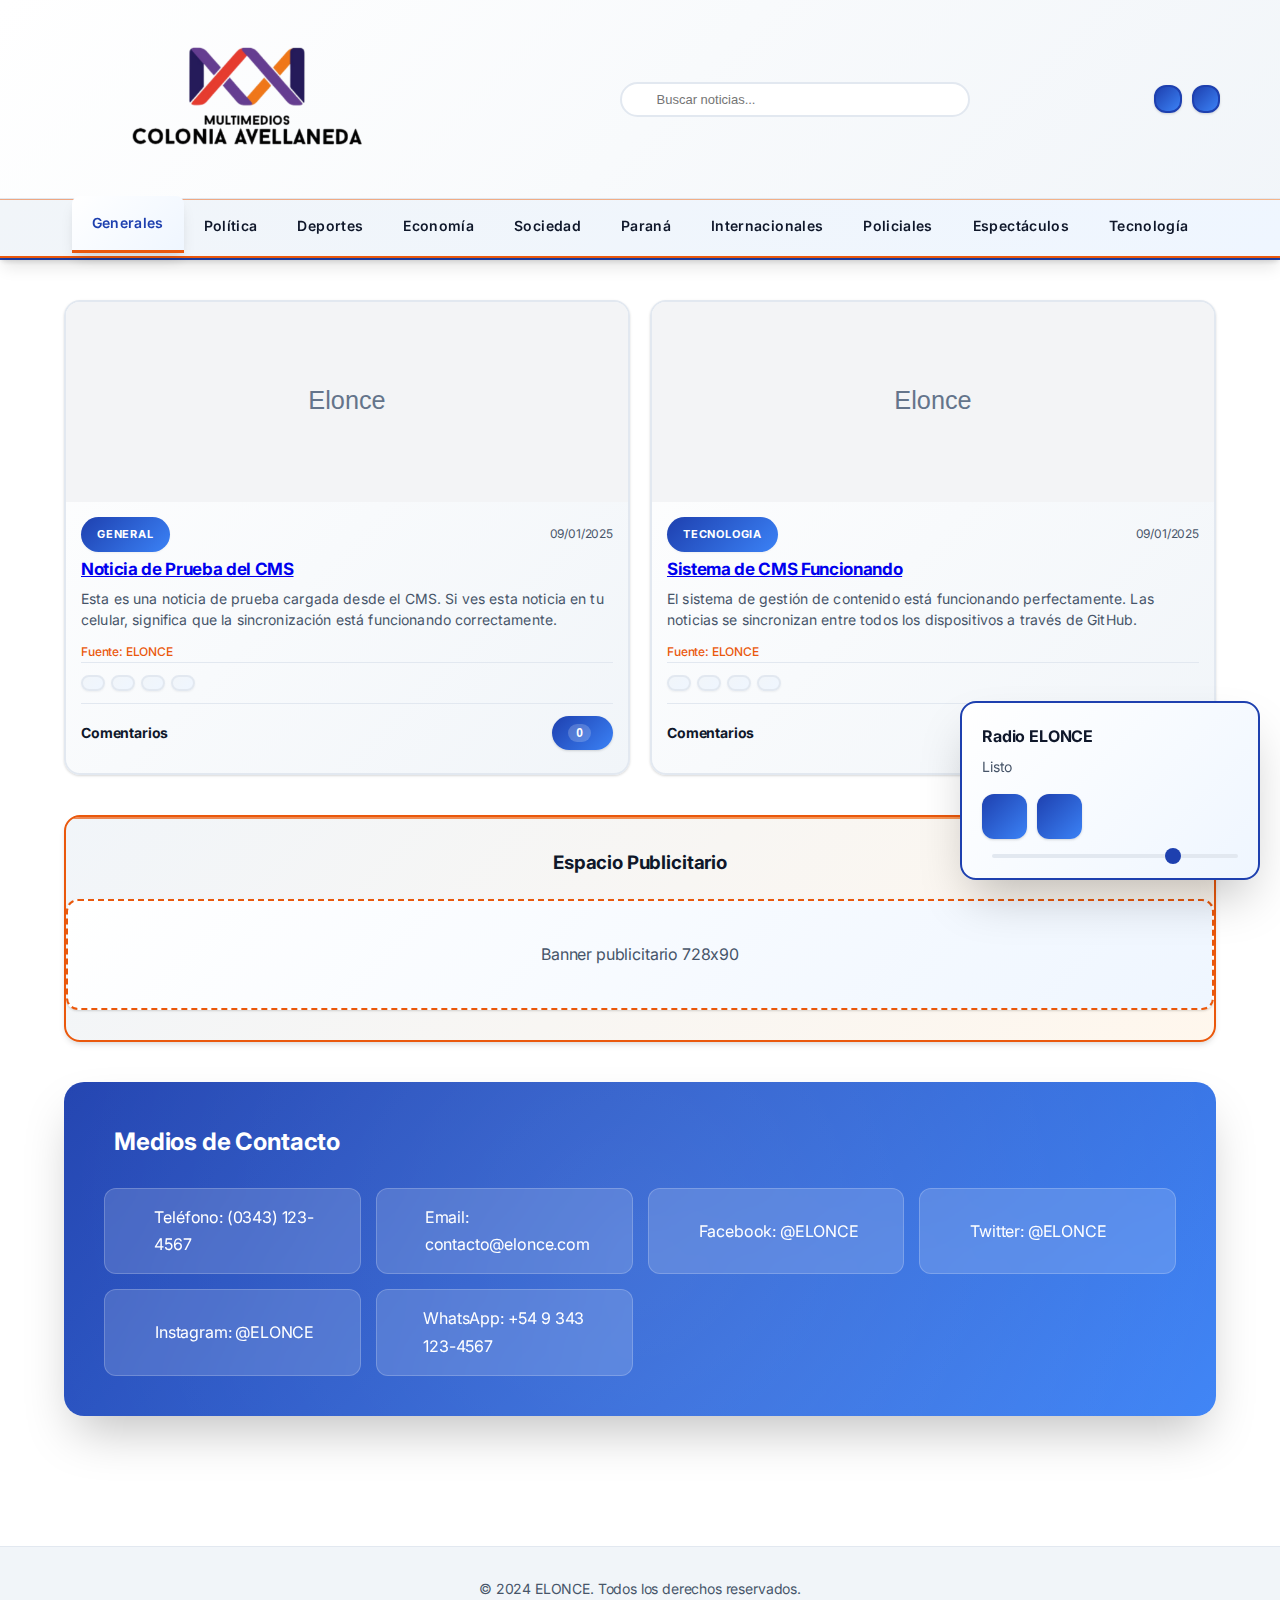
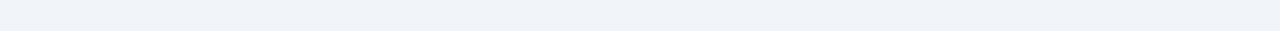
<file: index.html>
<!DOCTYPE html>
<html lang="es">
<head>
    <meta charset="UTF-8">
    <meta name="viewport" content="width=device-width, initial-scale=1.0">
    <title>Portal de Noticias Profesional | ELONCE</title>
    <meta name="description" content="Portal profesional de noticias en tiempo real con radio en vivo. Información actualizada, categorías especializadas y contenido de calidad.">
    <meta name="keywords" content="noticias, radio, en vivo, actualidad, información, portal, profesional, categorías, deportes, política, economía">
    <meta name="author" content="Portal de Noticias Profesional">
    <meta name="robots" content="index, follow">
    <meta name="language" content="Spanish">
    <meta name="revisit-after" content="1 days">
    
    <!-- Open Graph / Facebook -->
    <meta property="og:type" content="website">
    <meta property="og:url" content="https://tu-sitio.com/">
    <meta property="og:title" content="Portal de Noticias Profesional">
    <meta property="og:description" content="Portal profesional de noticias en tiempo real con radio en vivo">
    <meta property="og:image" content="https://tu-sitio.com/og-image.jpg">
    
    <!-- Twitter -->
    <meta property="twitter:card" content="summary_large_image">
    <meta property="twitter:url" content="https://tu-sitio.com/">
    <meta property="twitter:title" content="Portal de Noticias Profesional">
    <meta property="twitter:description" content="Portal profesional de noticias en tiempo real con radio en vivo">
    <meta property="twitter:image" content="https://tu-sitio.com/og-image.jpg">
    
    <!-- Favicon -->
    <link rel="icon" type="image/png" sizes="32x32" href="icons/icon-32x32.png">
    <link rel="icon" type="image/png" sizes="16x16" href="icons/icon-16x16.png">
    
    <!-- Font Awesome -->
    <link rel="stylesheet" href="https://cdnjs.cloudflare.com/ajax/libs/font-awesome/6.4.0/css/all.min.css" integrity="sha512-iecdLmaskl7CVkqkXNQ/ZH/XLlvWZOJyj7Yy7tcenmpD1ypASozpmT/E0iPtmFIB46ZmdtAc9eNBvH0H/ZpiBw==" crossorigin="anonymous" referrerpolicy="no-referrer">
    
    <!-- Google Fonts -->
    <link href="https://fonts.googleapis.com/css2?family=Inter:wght@300;400;500;600;700;800&display=swap" rel="stylesheet">
    
    <!-- Styles -->
    <link rel="stylesheet" href="styles.css">
    
    <!-- PWA Manifest -->
    <link rel="manifest" href="manifest.json">
    <meta name="theme-color" content="#1e40af">
    <meta name="apple-mobile-web-app-capable" content="yes">
    <meta name="apple-mobile-web-app-status-bar-style" content="default">
    <meta name="apple-mobile-web-app-title" content="ELONCE Profesional">
</head>
<body>
    <!-- Header -->
    <header class="header">
        <div class="header-top">
            <div class="header-top-content">
                <div class="logo">
                    <img src="logo.png" alt="ELONCE" style="max-height: 200px; width: auto; max-width: 800px;">
                </div>
                <div class="header-search">
                    <div class="search-container">
                        <i class="fas fa-search search-icon"></i>
                        <input type="text" id="searchInput" class="search-input" placeholder="Buscar noticias...">
                        <button class="search-clear" id="searchClear" style="display: none;">
                            <i class="fas fa-times"></i>
                        </button>
                    </div>
                </div>
                <div class="header-actions">
                    <button class="theme-toggle" id="themeToggle" title="Cambiar tema">
                        <i class="fas fa-moon"></i>
                    </button>
                    <button class="refresh-btn" id="refreshBtn" title="Actualizar noticias">
                        <i class="fas fa-sync-alt"></i>
                    </button>
                </div>
            </div>
        </div>
        
        <nav class="navigation">
            <div class="nav-container">
                <ul class="nav-menu">
                    <li><a href="#" class="nav-link active" data-category="general">Generales</a></li>
                    <li><a href="#" class="nav-link" data-category="politica">Política</a></li>
                    <li><a href="#" class="nav-link" data-category="deportes">Deportes</a></li>
                    <li><a href="#" class="nav-link" data-category="economia">Economía</a></li>
                    <li><a href="#" class="nav-link" data-category="sociedad">Sociedad</a></li>
                    <li><a href="#" class="nav-link" data-category="parana">Paraná</a></li>
                    <li><a href="#" class="nav-link" data-category="internacionales">Internacionales</a></li>
                    <li><a href="#" class="nav-link" data-category="policiales">Policiales</a></li>
                    <li><a href="#" class="nav-link" data-category="espectaculos">Espectáculos</a></li>
                    <li><a href="#" class="nav-link" data-category="tecnologia">Tecnología</a></li>
                </ul>
            </div>
        </nav>
    </header>

    <!-- Main Content -->
    <main class="main-content">
        <div class="container">

            <!-- Loading Spinner -->
            <div class="loading-spinner" id="loadingSpinner" style="display: none;">
                <div class="spinner"></div>
                <p>Cargando noticias...</p>
            </div>

            <!-- News Feed -->
            <section class="news-section">
                <div class="news-feed" id="newsFeed">
                    <!-- Las noticias se cargarán aquí dinámicamente -->
                </div>
            </section>

            <!-- Advertising Section -->
            <section class="advertising-section">
                <div class="ad-container">
                    <h3>Espacio Publicitario</h3>
                    <div class="ad-placeholder">
                        <i class="fas fa-ad"></i>
                        <p>Banner publicitario 728x90</p>
                    </div>
                </div>
            </section>

            <!-- Contact Methods -->
            <section class="contact-section">
                <div class="contact-container">
                    <h3><i class="fas fa-phone"></i> Medios de Contacto</h3>
                    <div class="contact-methods">
                        <div class="contact-item">
                            <i class="fas fa-phone"></i>
                            <span>Teléfono: (0343) 123-4567</span>
                        </div>
                        <div class="contact-item">
                            <i class="fas fa-envelope"></i>
                            <span>Email: contacto@elonce.com</span>
                        </div>
                        <div class="contact-item">
                            <i class="fab fa-facebook"></i>
                            <span>Facebook: @ELONCE</span>
                        </div>
                        <div class="contact-item">
                            <i class="fab fa-twitter"></i>
                            <span>Twitter: @ELONCE</span>
                        </div>
                        <div class="contact-item">
                            <i class="fab fa-instagram"></i>
                            <span>Instagram: @ELONCE</span>
                        </div>
                        <div class="contact-item">
                            <i class="fab fa-whatsapp"></i>
                            <span>WhatsApp: +54 9 343 123-4567</span>
                        </div>
                    </div>
                </div>
            </section>
        </div>
    </main>

    <!-- Radio Player -->
    <div class="radio-player-fixed" id="radioPlayer">
        <div class="radio-info">
            <div class="radio-station">
                <h4>Radio ELONCE</h4>
                <p class="radio-status" id="radioStatus">Listo</p>
            </div>
        </div>
        <div class="radio-controls">
            <button class="control-btn" id="playBtn" title="Reproducir">
                <i class="fas fa-play"></i>
            </button>
            <button class="control-btn" id="pauseBtn" title="Pausar" style="display: none;">
                <i class="fas fa-pause"></i>
            </button>
            <button class="control-btn" id="stopBtn" title="Detener">
                <i class="fas fa-stop"></i>
            </button>
        </div>
        <div class="volume-control">
            <i class="fas fa-volume-up"></i>
            <input type="range" class="volume-slider" id="volumeSlider" min="0" max="100" value="75">
        </div>
        <audio id="radioAudio" preload="none"></audio>
    </div>

    <!-- Footer -->
    <footer class="footer">
        <div class="container">
            <div class="footer-content">
                <div class="footer-info">
                    <p>&copy; 2024 ELONCE. Todos los derechos reservados.</p>
                </div>
            </div>
        </div>
    </footer>

    <!-- Scripts -->
    <script src="config.js"></script>
    <script src="backend.js"></script>
    <script src="app.js"></script>
    
    <!-- PWA Service Worker -->
    <script>
        // Registrar Service Worker
        if ('serviceWorker' in navigator) {
            window.addEventListener('load', () => {
                navigator.serviceWorker.register('/sw.js')
                    .then(registration => {
                        console.log('✅ Service Worker registrado:', registration);
                    })
                    .catch(error => {
                        console.log('❌ Error registrando Service Worker:', error);
                    });
            });
        }
    </script>
</body>
</html>
</file>
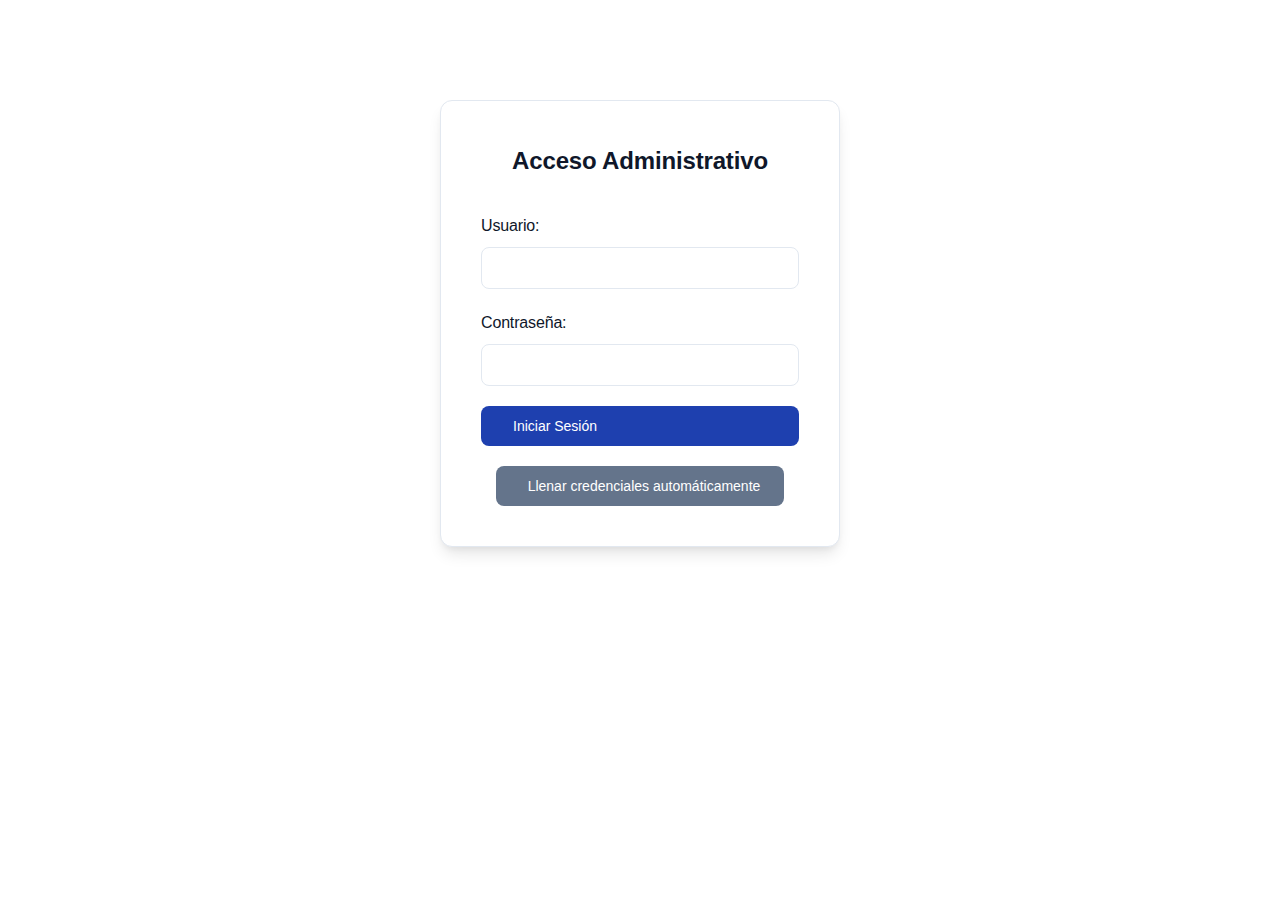
<file: admin.html>
<!DOCTYPE html>
<html lang="es">
<head>
    <meta charset="UTF-8">
    <meta name="viewport" content="width=device-width, initial-scale=1.0">
    <title>Panel de Administración Profesional | Portal de Noticias</title>
    <meta name="description" content="Panel de administración profesional para gestionar noticias, contenido y configuración del portal">
    <meta name="keywords" content="admin, administración, panel, noticias, gestión, contenido">
    <meta name="author" content="Portal de Noticias Profesional">
    <meta name="robots" content="noindex, nofollow">
    
    <!-- Favicon -->
    <link rel="icon" type="image/png" sizes="32x32" href="icons/icon-32x32.png">
    <link rel="icon" type="image/png" sizes="16x16" href="icons/icon-16x16.png">
    
    <!-- Font Awesome -->
    <link rel="stylesheet" href="https://cdnjs.cloudflare.com/ajax/libs/font-awesome/6.4.0/css/all.min.css" integrity="sha512-iecdLmaskl7CVkqkXNQ/ZH/XLlvWZOJyj7Yy7tcenmpD1ypASozpmT/E0iPtmFIB46ZmdtAc9eNBvH0H/ZpiBw==" crossorigin="anonymous" referrerpolicy="no-referrer">
    
    <!-- Google Fonts -->
    <link href="https://fonts.googleapis.com/css2?family=Inter:wght@300;400;500;600;700;800&display=swap" rel="stylesheet">
    
    <!-- Styles -->
    <link rel="stylesheet" href="styles.css">
    
    <style>
        /* Estilos específicos para el panel de administración */
        .admin-container {
            max-width: 1400px;
            margin: 0 auto;
            padding: 20px;
        }
        
        .admin-header {
            background: linear-gradient(135deg, var(--primary-blue) 0%, var(--secondary-violet) 100%);
            color: white;
            padding: 30px;
            border-radius: 12px;
            margin-bottom: 30px;
            text-align: center;
        }
        
        .admin-header h1 {
            font-size: 2.5rem;
            margin-bottom: 10px;
        }
        
        .admin-header p {
            font-size: 1.1rem;
            opacity: 0.9;
        }
        
        .admin-tabs {
            display: flex;
            gap: 10px;
            margin-bottom: 30px;
            flex-wrap: wrap;
        }
        
        .admin-tab {
            background: var(--bg-secondary);
            border: 1px solid var(--border-color);
            color: var(--text-primary);
            padding: 12px 24px;
            border-radius: 8px;
            cursor: pointer;
            transition: all 0.3s ease;
            font-weight: 500;
        }
        
        .admin-tab.active {
            background: var(--primary-blue);
            color: white;
            border-color: var(--primary-blue);
        }
        
        .admin-tab:hover {
            background: var(--primary-blue);
            color: white;
        }
        
        .admin-content {
            background: var(--bg-primary);
            border: 1px solid var(--border-color);
            border-radius: 12px;
            padding: 30px;
            box-shadow: var(--shadow);
        }
        
        .form-group {
            margin-bottom: 20px;
        }
        
        .form-group label {
            display: block;
            margin-bottom: 8px;
            font-weight: 500;
            color: var(--text-primary);
        }
        
        .form-control {
            width: 100%;
            padding: 12px;
            border: 1px solid var(--border-color);
            border-radius: 8px;
            background: var(--bg-primary);
            color: var(--text-primary);
            font-size: 14px;
            transition: all 0.3s ease;
        }
        
        .form-control:focus {
            outline: none;
            border-color: var(--primary-blue);
            box-shadow: 0 0 0 3px rgba(59, 130, 246, 0.1);
        }
        
        .form-control[type="file"] {
            padding: 8px;
        }
        
        .btn {
            background: var(--primary-blue);
            color: white;
            border: none;
            padding: 12px 24px;
            border-radius: 8px;
            cursor: pointer;
            font-size: 14px;
            font-weight: 500;
            transition: all 0.3s ease;
            display: inline-flex;
            align-items: center;
            gap: 8px;
        }
        
        .btn:hover {
            background: var(--primary-blue-dark);
            transform: translateY(-2px);
        }
        
        .btn-secondary {
            background: var(--gray);
        }
        
        .btn-secondary:hover {
            background: var(--dark-gray);
        }
        
        .btn-danger {
            background: var(--accent-red);
        }
        
        .btn-danger:hover {
            background: var(--accent-red-dark);
        }
        
        .btn-success {
            background: #10b981;
        }
        
        .btn-success:hover {
            background: #059669;
        }
        
        .news-list {
            display: grid;
            gap: 20px;
        }
        
        .news-item-admin {
            background: var(--bg-secondary);
            border: 1px solid var(--border-color);
            border-radius: 8px;
            padding: 20px;
            transition: all 0.3s ease;
        }
        
        .news-item-admin:hover {
            box-shadow: var(--shadow);
        }
        
        .news-item-header {
            display: flex;
            justify-content: space-between;
            align-items: flex-start;
            margin-bottom: 15px;
        }
        
        .news-item-title {
            font-size: 18px;
            font-weight: 600;
            color: var(--text-primary);
            margin-bottom: 5px;
        }
        
        .news-item-meta {
            display: flex;
            gap: 15px;
            font-size: 12px;
            color: var(--text-secondary);
            margin-bottom: 10px;
        }
        
        .news-item-description {
            color: var(--text-secondary);
            line-height: 1.5;
            margin-bottom: 15px;
        }
        
        .news-item-actions {
            display: flex;
            gap: 10px;
            flex-wrap: wrap;
        }
        
        .image-preview {
            max-width: 200px;
            max-height: 150px;
            border-radius: 8px;
            margin-top: 10px;
            border: 1px solid var(--border-color);
        }
        
        .stats-grid {
            display: grid;
            grid-template-columns: repeat(auto-fit, minmax(200px, 1fr));
            gap: 20px;
            margin-bottom: 30px;
        }
        
        .stat-card {
            background: var(--bg-secondary);
            border: 1px solid var(--border-color);
            border-radius: 8px;
            padding: 20px;
            text-align: center;
        }
        
        .stat-number {
            font-size: 2rem;
            font-weight: 700;
            color: var(--primary-blue);
            margin-bottom: 5px;
        }
        
        .stat-label {
            color: var(--text-secondary);
            font-size: 14px;
        }
        
        .login-form {
            max-width: 400px;
            margin: 100px auto;
            background: var(--bg-primary);
            border: 1px solid var(--border-color);
            border-radius: 12px;
            padding: 40px;
            box-shadow: var(--shadow-lg);
        }
        
        .login-form h2 {
            text-align: center;
            margin-bottom: 30px;
            color: var(--text-primary);
        }
        
        .alert {
            padding: 12px 16px;
            border-radius: 8px;
            margin-bottom: 20px;
            font-size: 14px;
        }
        
        .alert-success {
            background: #d1fae5;
            color: #065f46;
            border: 1px solid #a7f3d0;
        }
        
        .alert-error {
            background: #fee2e2;
            color: #991b1b;
            border: 1px solid #fca5a5;
        }
        
        .hidden {
            display: none !important;
        }
        
        @media (max-width: 768px) {
            .admin-container {
                padding: 15px;
            }
            
            .admin-header h1 {
                font-size: 2rem;
            }
            
            .admin-tabs {
                flex-direction: column;
            }
            
            .admin-content {
                padding: 20px;
            }
            
            .news-item-header {
                flex-direction: column;
                gap: 10px;
            }
            
            .news-item-actions {
                width: 100%;
            }
        }
    </style>
</head>
<body>
    <!-- Login Form -->
    <div id="loginForm" class="login-form">
        <h2><i class="fas fa-lock"></i> Acceso Administrativo</h2>
        <div id="loginAlert" class="alert hidden"></div>
        <form id="loginFormElement">
            <div class="form-group">
                <label for="username">Usuario:</label>
                <input type="text" id="username" class="form-control" required>
            </div>
            <div class="form-group">
                <label for="password">Contraseña:</label>
                <input type="password" id="password" class="form-control" required>
            </div>
            <button type="submit" class="btn" style="width: 100%;">
                <i class="fas fa-sign-in-alt"></i> Iniciar Sesión
            </button>
        </form>
        <div style="text-align: center; margin-top: 20px;">
            <button type="button" class="btn btn-secondary" onclick="fillCredentials()">
                <i class="fas fa-key"></i> Llenar credenciales automáticamente
            </button>
        </div>
    </div>

    <!-- Admin Panel -->
    <div id="adminPanel" class="admin-container hidden">
        <!-- Header -->
        <div class="admin-header">
            <h1><i class="fas fa-cogs"></i> Panel de Administración</h1>
            <p>Gestiona noticias, contenido y configuración del sitio</p>
            <div style="margin-top: 20px;">
                <button class="btn btn-secondary" onclick="logout()">
                    <i class="fas fa-sign-out-alt"></i> Cerrar Sesión
                </button>
                <button class="btn btn-success" onclick="syncWithMainSite()">
                    <i class="fas fa-sync"></i> Sincronizar Manual
                </button>
                <button class="btn" onclick="autoSyncWithGitHub()" style="background: #8b5cf6;">
                    <i class="fas fa-cloud-upload-alt"></i> Sincronizar Automático
                </button>
            </div>
        </div>

        <!-- Tabs -->
        <div class="admin-tabs">
            <button class="admin-tab active" onclick="showTab('news')">
                <i class="fas fa-newspaper"></i> Noticias
            </button>
            <button class="admin-tab" onclick="showTab('add-news')">
                <i class="fas fa-plus"></i> Agregar Noticia
            </button>
            <button class="admin-tab" onclick="showTab('stats')">
                <i class="fas fa-chart-bar"></i> Estadísticas
            </button>
            <button class="admin-tab" onclick="showTab('settings')">
                <i class="fas fa-cog"></i> Configuración
            </button>
        </div>

        <!-- Content -->
        <div class="admin-content">
            <!-- News List Tab -->
            <div id="tab-news" class="tab-content">
                <div style="display: flex; justify-content: space-between; align-items: center; margin-bottom: 20px;">
                    <h2><i class="fas fa-list"></i> Lista de Noticias</h2>
                    <button class="btn" onclick="refreshNewsList()">
                        <i class="fas fa-refresh"></i> Actualizar
                    </button>
                </div>
                <div id="newsList" class="news-list">
                    <!-- Las noticias se cargarán aquí -->
                </div>
            </div>

            <!-- Add News Tab -->
            <div id="tab-add-news" class="tab-content hidden">
                <h2><i class="fas fa-plus-circle"></i> Agregar Nueva Noticia</h2>
                <form id="addNewsForm">
                    <div class="form-group">
                        <label for="newsTitle">Título *</label>
                        <input type="text" id="newsTitle" class="form-control" required>
                    </div>
                    
                    <div class="form-group">
                        <label for="newsDescription">Descripción *</label>
                        <textarea id="newsDescription" class="form-control" rows="4" required></textarea>
                    </div>
                    
                    <div class="form-group">
                        <label for="newsContent">Contenido Completo</label>
                        <textarea id="newsContent" class="form-control" rows="6"></textarea>
                    </div>
                    
                    <div class="form-group">
                        <label for="newsCategory">Categoría *</label>
                        <select id="newsCategory" class="form-control" required>
                            <option value="">Seleccionar categoría</option>
                            <option value="general">General</option>
                            <option value="politica">Política</option>
                            <option value="deportes">Deportes</option>
                            <option value="economia">Economía</option>
                            <option value="sociedad">Sociedad</option>
                            <option value="parana">Paraná</option>
                            <option value="internacionales">Internacionales</option>
                            <option value="policiales">Policiales</option>
                            <option value="espectaculos">Espectáculos</option>
                            <option value="tecnologia">Tecnología</option>
                        </select>
                    </div>
                    
                    <div class="form-group">
                        <label for="newsSource">Fuente</label>
                        <input type="text" id="newsSource" class="form-control" value="ELONCE">
                    </div>
                    
                    <div class="form-group">
                        <label for="newsUrl">URL (opcional)</label>
                        <input type="url" id="newsUrl" class="form-control" placeholder="https://...">
                    </div>
                    
                    <div class="form-group">
                        <label for="newsImage">Imagen</label>
                        <input type="file" id="newsImage" class="form-control" accept="image/*">
                        <small>O ingresa una URL de imagen:</small>
                        <input type="url" id="newsImageUrl" class="form-control" placeholder="https://...">
                        <div id="imagePreview"></div>
                    </div>
                    
                    <div class="form-group">
                        <label for="newsStatus">Estado</label>
                        <select id="newsStatus" class="form-control">
                            <option value="published">Publicado</option>
                            <option value="draft">Borrador</option>
                        </select>
                    </div>
                    
                    <div style="display: flex; gap: 10px;">
                        <button type="submit" class="btn btn-success">
                            <i class="fas fa-save"></i> Guardar Noticia
                        </button>
                        <button type="button" class="btn btn-secondary" onclick="clearForm()">
                            <i class="fas fa-eraser"></i> Limpiar
                        </button>
                    </div>
                </form>
            </div>

            <!-- Stats Tab -->
            <div id="tab-stats" class="tab-content hidden">
                <h2><i class="fas fa-chart-bar"></i> Estadísticas del Sitio</h2>
                <div class="stats-grid">
                    <div class="stat-card">
                        <div class="stat-number" id="totalNews">0</div>
                        <div class="stat-label">Total Noticias</div>
                    </div>
                    <div class="stat-card">
                        <div class="stat-number" id="publishedNews">0</div>
                        <div class="stat-label">Noticias Publicadas</div>
                    </div>
                    <div class="stat-card">
                        <div class="stat-number" id="draftNews">0</div>
                        <div class="stat-label">Borradores</div>
                    </div>
                    <div class="stat-card">
                        <div class="stat-number" id="totalComments">0</div>
                        <div class="stat-label">Total Comentarios</div>
                    </div>
                </div>
                
                <h3>Noticias por Categoría</h3>
                <div id="categoryStats" class="stats-grid">
                    <!-- Las estadísticas por categoría se cargarán aquí -->
                </div>
            </div>

            <!-- Settings Tab -->
            <div id="tab-settings" class="tab-content hidden">
                <h2><i class="fas fa-cog"></i> Configuración del Sitio</h2>
                <form id="settingsForm">
                    <div class="form-group">
                        <label for="siteName">Nombre del Sitio</label>
                        <input type="text" id="siteName" class="form-control">
                    </div>
                    
                    <div class="form-group">
                        <label for="siteDescription">Descripción del Sitio</label>
                        <textarea id="siteDescription" class="form-control" rows="3"></textarea>
                    </div>
                    
                    <div class="form-group">
                        <label for="radioUrl">URL de Radio</label>
                        <input type="url" id="radioUrl" class="form-control">
                    </div>
                    
                    <div class="form-group">
                        <label for="updateInterval">Intervalo de Actualización (ms)</label>
                        <input type="number" id="updateInterval" class="form-control" min="10000" step="1000">
                    </div>
                    
                    <div class="form-group">
                        <label>
                            <input type="checkbox" id="autoUpdate"> Actualización Automática
                        </label>
                    </div>
                    
                    <div class="form-group">
                        <label>
                            <input type="checkbox" id="enableComments"> Habilitar Comentarios
                        </label>
                    </div>
                    
                    <div class="form-group">
                        <label>
                            <input type="checkbox" id="enableAnalytics"> Habilitar Analytics
                        </label>
                    </div>
                    
                    <button type="submit" class="btn btn-success">
                        <i class="fas fa-save"></i> Guardar Configuración
                    </button>
                </form>
            </div>
        </div>
    </div>

    <!-- Scripts -->
    <script src="config.js"></script>
    <script src="backend.js"></script>
    <script src="admin.js"></script>
</body>
</html>
</file>
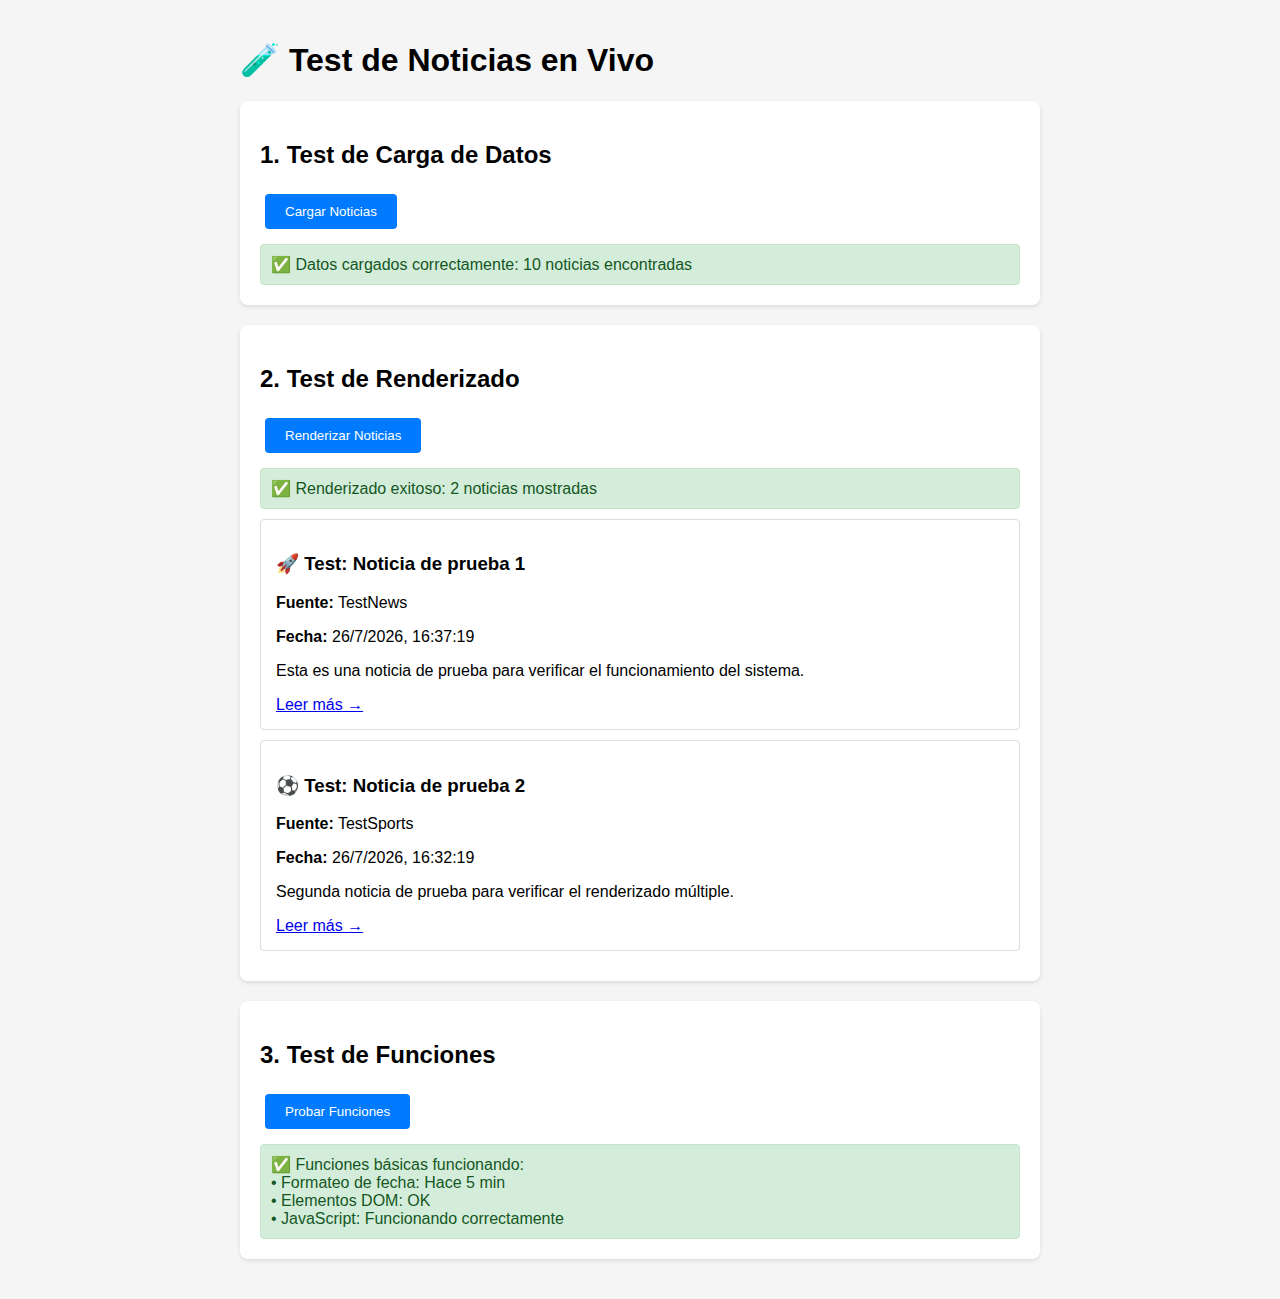
<file: test.html>
<!DOCTYPE html>
<html lang="es">
<head>
    <meta charset="UTF-8">
    <meta name="viewport" content="width=device-width, initial-scale=1.0">
    <title>🧪 Test - Noticias en Vivo</title>
    <style>
        body {
            font-family: Arial, sans-serif;
            max-width: 800px;
            margin: 0 auto;
            padding: 20px;
            background: #f5f5f5;
        }
        .test-section {
            background: white;
            padding: 20px;
            margin: 20px 0;
            border-radius: 8px;
            box-shadow: 0 2px 4px rgba(0,0,0,0.1);
        }
        .test-button {
            background: #007bff;
            color: white;
            border: none;
            padding: 10px 20px;
            border-radius: 4px;
            cursor: pointer;
            margin: 5px;
        }
        .test-button:hover {
            background: #0056b3;
        }
        .result {
            margin-top: 10px;
            padding: 10px;
            border-radius: 4px;
        }
        .success {
            background: #d4edda;
            color: #155724;
            border: 1px solid #c3e6cb;
        }
        .error {
            background: #f8d7da;
            color: #721c24;
            border: 1px solid #f5c6cb;
        }
        .news-item {
            border: 1px solid #ddd;
            padding: 15px;
            margin: 10px 0;
            border-radius: 4px;
        }
    </style>
</head>
<body>
    <h1>🧪 Test de Noticias en Vivo</h1>
    
    <div class="test-section">
        <h2>1. Test de Carga de Datos</h2>
        <button class="test-button" onclick="testDataLoading()">Cargar Noticias</button>
        <div id="dataResult" class="result" style="display: none;"></div>
    </div>
    
    <div class="test-section">
        <h2>2. Test de Renderizado</h2>
        <button class="test-button" onclick="testRendering()">Renderizar Noticias</button>
        <div id="renderResult" class="result" style="display: none;"></div>
        <div id="newsPreview"></div>
    </div>
    
    <div class="test-section">
        <h2>3. Test de Funciones</h2>
        <button class="test-button" onclick="testFunctions()">Probar Funciones</button>
        <div id="functionResult" class="result" style="display: none;"></div>
    </div>

    <script>
        // Datos de prueba
        const testNews = [
            {
                title: "🚀 Test: Noticia de prueba 1",
                description: "Esta es una noticia de prueba para verificar el funcionamiento del sistema.",
                url: "https://example.com/test1",
                image: "https://images.unsplash.com/photo-1559757148-5c350d0d3c56?w=400&h=200&fit=crop",
                publishedAt: new Date().toISOString(),
                source: { name: "TestNews" }
            },
            {
                title: "⚽ Test: Noticia de prueba 2",
                description: "Segunda noticia de prueba para verificar el renderizado múltiple.",
                url: "https://example.com/test2",
                image: "https://images.unsplash.com/photo-1574629810360-7efbbe195018?w=400&h=200&fit=crop",
                publishedAt: new Date(Date.now() - 300000).toISOString(),
                source: { name: "TestSports" }
            }
        ];

        function showResult(elementId, message, isSuccess = true) {
            const element = document.getElementById(elementId);
            element.style.display = 'block';
            element.className = `result ${isSuccess ? 'success' : 'error'}`;
            element.innerHTML = message;
        }

        async function testDataLoading() {
            try {
                // Intentar cargar data.json
                const response = await fetch('./data.json');
                if (response.ok) {
                    const data = await response.json();
                    showResult('dataResult', `✅ Datos cargados correctamente: ${data.articles.length} noticias encontradas`, true);
                } else {
                    throw new Error('No se pudo cargar data.json');
                }
            } catch (error) {
                showResult('dataResult', `❌ Error al cargar datos: ${error.message}`, false);
            }
        }

        function testRendering() {
            try {
                const newsHTML = testNews.map(article => `
                    <div class="news-item">
                        <h3>${article.title}</h3>
                        <p><strong>Fuente:</strong> ${article.source.name}</p>
                        <p><strong>Fecha:</strong> ${new Date(article.publishedAt).toLocaleString('es-ES')}</p>
                        <p>${article.description}</p>
                        <a href="${article.url}" target="_blank">Leer más →</a>
                    </div>
                `).join('');
                
                document.getElementById('newsPreview').innerHTML = newsHTML;
                showResult('renderResult', `✅ Renderizado exitoso: ${testNews.length} noticias mostradas`, true);
            } catch (error) {
                showResult('renderResult', `❌ Error en renderizado: ${error.message}`, false);
            }
        }

        function testFunctions() {
            try {
                // Test de formateo de fecha
                const testDate = new Date(Date.now() - 300000).toISOString();
                const formatted = formatTestDate(testDate);
                
                // Test de elementos del DOM
                const hasRequiredElements = document.querySelector('h1') !== null;
                
                showResult('functionResult', `
                    ✅ Funciones básicas funcionando:<br>
                    • Formateo de fecha: ${formatted}<br>
                    • Elementos DOM: ${hasRequiredElements ? 'OK' : 'Error'}<br>
                    • JavaScript: Funcionando correctamente
                `, true);
            } catch (error) {
                showResult('functionResult', `❌ Error en funciones: ${error.message}`, false);
            }
        }

        function formatTestDate(dateString) {
            const date = new Date(dateString);
            const now = new Date();
            const diffInMinutes = Math.floor((now - date) / (1000 * 60));
            
            if (diffInMinutes < 1) return 'Hace un momento';
            if (diffInMinutes < 60) return `Hace ${diffInMinutes} min`;
            return date.toLocaleString('es-ES');
        }

        // Auto-ejecutar tests al cargar
        window.addEventListener('load', () => {
            console.log('🧪 Página de test cargada');
            setTimeout(() => {
                testDataLoading();
                testRendering();
                testFunctions();
            }, 500);
        });
    </script>
</body>
</html>
</file>
<file: styles.css>
/* ===== VARIABLES CSS PROFESIONALES ===== */
:root {
    /* Paleta de colores corporativa */
    --primary-blue: #1e40af;
    --primary-blue-dark: #1e3a8a;
    --primary-blue-light: #3b82f6;
    --primary-blue-bg: #eff6ff;
    --primary-blue-gradient: linear-gradient(135deg, #1e40af 0%, #3b82f6 100%);
    
    --secondary-violet: #6d28d9;
    --secondary-violet-dark: #5b21b6;
    --secondary-violet-light: #8b5cf6;
    --secondary-violet-bg: #f3e8ff;
    --secondary-violet-gradient: linear-gradient(135deg, #6d28d9 0%, #8b5cf6 100%);
    
    --accent-orange: #ea580c;
    --accent-orange-dark: #c2410c;
    --accent-orange-light: #f97316;
    --accent-orange-bg: #fff7ed;
    --accent-orange-gradient: linear-gradient(135deg, #ea580c 0%, #f97316 100%);
    
    --accent-red: #dc2626;
    --accent-red-dark: #b91c1c;
    --accent-red-light: #ef4444;
    --accent-red-bg: #fef2f2;
    --accent-red-gradient: linear-gradient(135deg, #dc2626 0%, #ef4444 100%);
    
    /* Colores neutros profesionales */
    --white: #ffffff;
    --light-gray: #f8fafc;
    --gray: #64748b;
    --dark-gray: #334155;
    --black: #0f172a;
    --text-muted: #6b7280;
    
    /* Tema claro profesional */
    --bg-primary: var(--white);
    --bg-secondary: #f1f5f9;
    --bg-tertiary: #e2e8f0;
    --text-primary: var(--black);
    --text-secondary: #475569;
    --text-muted: #6b7280;
    --border-color: #e2e8f0;
    --border-light: #f1f5f9;
    
    /* Sombras profesionales */
    --shadow-sm: 0 1px 2px 0 rgba(0, 0, 0, 0.05);
    --shadow: 0 1px 3px 0 rgba(0, 0, 0, 0.1), 0 1px 2px 0 rgba(0, 0, 0, 0.06);
    --shadow-md: 0 4px 6px -1px rgba(0, 0, 0, 0.1), 0 2px 4px -1px rgba(0, 0, 0, 0.06);
    --shadow-lg: 0 10px 15px -3px rgba(0, 0, 0, 0.1), 0 4px 6px -2px rgba(0, 0, 0, 0.05);
    --shadow-xl: 0 20px 25px -5px rgba(0, 0, 0, 0.1), 0 10px 10px -5px rgba(0, 0, 0, 0.04);
    --shadow-2xl: 0 25px 50px -12px rgba(0, 0, 0, 0.25);
    
    /* Transiciones profesionales */
    --transition-fast: 0.15s ease-in-out;
    --transition-normal: 0.3s ease-in-out;
    --transition-slow: 0.5s ease-in-out;
    
    /* Bordes redondeados */
    --radius-sm: 4px;
    --radius: 8px;
    --radius-md: 12px;
    --radius-lg: 16px;
    --radius-xl: 20px;
    --radius-full: 9999px;
}

/* Tema oscuro profesional */
[data-theme="dark"] {
    --bg-primary: #1e293b;
    --bg-secondary: #0f172a;
    --bg-tertiary: #334155;
    --text-primary: #f8fafc;
    --text-secondary: #cbd5e1;
    --text-muted: #94a3b8;
    --border-color: #334155;
    --border-light: #475569;
    
    --shadow: 0 1px 3px 0 rgba(0, 0, 0, 0.3), 0 1px 2px 0 rgba(0, 0, 0, 0.2);
    --shadow-md: 0 4px 6px -1px rgba(0, 0, 0, 0.3), 0 2px 4px -1px rgba(0, 0, 0, 0.2);
    --shadow-lg: 0 10px 15px -3px rgba(0, 0, 0, 0.3), 0 4px 6px -2px rgba(0, 0, 0, 0.2);
    --shadow-xl: 0 20px 25px -5px rgba(0, 0, 0, 0.3), 0 10px 10px -5px rgba(0, 0, 0, 0.2);
    --shadow-2xl: 0 25px 50px -12px rgba(0, 0, 0, 0.5);
}

/* ===== RESET Y BASE PROFESIONAL ===== */
* {
    margin: 0;
    padding: 0;
    box-sizing: border-box;
}

*::before,
*::after {
    box-sizing: border-box;
}

html {
    scroll-behavior: smooth;
    -webkit-font-smoothing: antialiased;
    -moz-osx-font-smoothing: grayscale;
}

body {
    font-family: 'Inter', -apple-system, BlinkMacSystemFont, 'Segoe UI', 'Roboto', 'Helvetica Neue', Arial, sans-serif;
    line-height: 1.7;
    color: var(--text-primary);
    background-color: var(--bg-primary);
    transition: background-color var(--transition-normal), color var(--transition-normal);
    font-size: 16px;
    font-weight: 400;
    letter-spacing: -0.01em;
    text-rendering: optimizeLegibility;
    -webkit-font-smoothing: antialiased;
    -moz-osx-font-smoothing: grayscale;
}

.container {
    max-width: 1200px;
    margin: 0 auto;
    padding: 0 24px;
}

@media (max-width: 768px) {
    .container {
        padding: 0 16px;
    }
}

/* ===== HEADER PROFESIONAL ===== */
.header {
    background: linear-gradient(135deg, var(--white) 0%, var(--bg-secondary) 100%);
    color: var(--text-primary);
    box-shadow: var(--shadow-lg);
    position: sticky;
    top: 0;
    z-index: 1000;
    border-bottom: 2px solid var(--primary-blue);
    backdrop-filter: blur(20px);
    -webkit-backdrop-filter: blur(20px);
    font-weight: 500;
}

.header-top {
    padding: 20px 0;
    border-bottom: 1px solid var(--border-color);
}

.header-top-content {
    display: flex;
    justify-content: space-between;
    align-items: center;
    max-width: 1200px;
    margin: 0 auto;
    padding: 0 20px;
    gap: 20px;
}

.logo img {
    height: 150px;
    width: auto;
    max-width: 700px;
    object-fit: contain;
}

.header-search {
    flex: 0.6;
    max-width: 350px;
    margin: 0 20px;
}

.header-search .search-container {
    position: relative;
    width: 100%;
}

.header-search .search-input {
    width: 100%;
    padding: 8px 35px 8px 35px;
    border: 2px solid var(--border-color);
    border-radius: 20px;
    font-size: 13px;
    background: var(--bg-primary);
    color: var(--text-primary);
    transition: all 0.3s ease;
}

.header-search .search-input:focus {
    outline: none;
    border-color: var(--primary-blue);
    box-shadow: 0 0 0 3px rgba(59, 130, 246, 0.1);
}

.header-search .search-icon {
    position: absolute;
    left: 12px;
    top: 50%;
    transform: translateY(-50%);
    color: var(--text-secondary);
    font-size: 14px;
}

.header-search .search-clear {
    position: absolute;
    right: 12px;
    top: 50%;
    transform: translateY(-50%);
    background: none;
    border: none;
    color: var(--text-secondary);
    cursor: pointer;
    font-size: 14px;
    padding: 3px;
}

.header-actions {
    display: flex;
    gap: 10px;
    align-items: center;
}

.theme-toggle, .refresh-btn {
    background: var(--primary-blue-gradient);
    border: 2px solid var(--primary-blue);
    color: white;
    padding: 12px;
    border-radius: var(--radius-md);
    cursor: pointer;
    transition: all var(--transition-normal);
    font-size: 16px;
    box-shadow: var(--shadow);
    font-weight: 500;
    position: relative;
    overflow: hidden;
}

.theme-toggle::before, .refresh-btn::before {
    content: '';
    position: absolute;
    top: 0;
    left: -100%;
    width: 100%;
    height: 100%;
    background: linear-gradient(90deg, transparent, rgba(255, 255, 255, 0.2), transparent);
    transition: left var(--transition-slow);
}

.theme-toggle:hover::before, .refresh-btn:hover::before {
    left: 100%;
}

.theme-toggle:hover, .refresh-btn:hover {
    background: var(--secondary-violet-gradient);
    border-color: var(--secondary-violet);
    transform: translateY(-3px) scale(1.05);
    box-shadow: var(--shadow-xl);
}

.theme-toggle:active, .refresh-btn:active {
    transform: translateY(-1px) scale(1.02);
    transition: transform var(--transition-fast);
}

.refresh-btn.rotating {
    animation: rotate 1s linear infinite;
}

@keyframes rotate {
    from { transform: rotate(0deg); }
    to { transform: rotate(360deg); }
}

/* ===== NAVEGACIÓN PROFESIONAL ===== */
.navigation {
    background: linear-gradient(135deg, var(--bg-secondary) 0%, var(--primary-blue-bg) 100%);
    border-bottom: 2px solid var(--accent-orange);
    box-shadow: var(--shadow-md);
    position: relative;
}

.navigation::before {
    content: '';
    position: absolute;
    top: 0;
    left: 0;
    right: 0;
    height: 1px;
    background: var(--accent-orange-gradient);
    opacity: 0.5;
}

.nav-container {
    max-width: 1200px;
    margin: 0 auto;
    padding: 0 20px;
}

.nav-menu {
    display: flex;
    list-style: none;
    gap: 0;
    padding: 0;
    flex-wrap: wrap;
    justify-content: center;
}

.nav-link {
    display: block;
    padding: 15px 20px;
    color: var(--text-primary);
    text-decoration: none;
    font-weight: 600;
    transition: all var(--transition-normal);
    white-space: nowrap;
    border-bottom: 3px solid transparent;
    border-radius: var(--radius) var(--radius) 0 0;
    position: relative;
    overflow: hidden;
    font-size: 14px;
    letter-spacing: 0.025em;
}

.nav-link::before {
    content: '';
    position: absolute;
    top: 0;
    left: -100%;
    width: 100%;
    height: 100%;
    background: linear-gradient(90deg, transparent, rgba(255, 255, 255, 0.3), transparent);
    transition: left var(--transition-slow);
}

.nav-link:hover::before {
    left: 100%;
}

.nav-link:hover, .nav-link.active {
    background: linear-gradient(135deg, var(--white) 0%, var(--primary-blue-bg) 100%);
    border-bottom-color: var(--accent-orange);
    color: var(--primary-blue);
    transform: translateY(-3px);
    box-shadow: var(--shadow-lg);
}

.nav-link:active {
    transform: translateY(-1px);
    transition: transform var(--transition-fast);
}

/* ===== CONTENIDO PRINCIPAL ===== */
.main-content {
    min-height: calc(100vh - 200px);
    padding: 40px 0;
}

/* ===== BÚSQUEDA (MOVIDA AL HEADER) ===== */

/* ===== LOADING ===== */
.loading-spinner {
    text-align: center;
    padding: 40px;
}

.spinner {
    width: 40px;
    height: 40px;
    border: 4px solid var(--border-color);
    border-top: 4px solid var(--primary-blue);
    border-radius: 50%;
    animation: spin 1s linear infinite;
    margin: 0 auto 20px;
}

@keyframes spin {
    0% { transform: rotate(0deg); }
    100% { transform: rotate(360deg); }
}

/* ===== NOTICIAS ===== */
.news-section {
    margin-bottom: 40px;
}

.news-feed {
    display: grid;
    grid-template-columns: repeat(auto-fit, minmax(300px, 1fr));
    gap: 20px;
    margin-bottom: 40px;
}

.news-item {
    background: linear-gradient(135deg, var(--bg-primary) 0%, var(--bg-secondary) 100%);
    border: 2px solid var(--border-color);
    border-radius: var(--radius-lg);
    overflow: hidden;
    box-shadow: var(--shadow);
    transition: all var(--transition-normal);
    position: relative;
    animation: fadeInUp 0.6s ease-out;
    display: flex;
    flex-direction: column;
    height: 100%;
}

@keyframes fadeInUp {
    from {
        opacity: 0;
        transform: translateY(30px);
    }
    to {
        opacity: 1;
        transform: translateY(0);
    }
}

.news-item::before {
    content: '';
    position: absolute;
    top: 0;
    left: 0;
    right: 0;
    height: 4px;
    background: var(--primary-blue-gradient);
    opacity: 0;
    transition: opacity var(--transition-normal);
}

.news-item:hover::before {
    opacity: 1;
}

.news-item:hover {
    transform: translateY(-6px) scale(1.02);
    box-shadow: var(--shadow-2xl);
    border-color: var(--primary-blue);
}

.news-item:active {
    transform: translateY(-2px) scale(1.01);
    transition: transform var(--transition-fast);
}

.news-image {
    width: 100%;
    height: 200px;
    object-fit: cover;
    background: var(--bg-secondary);
    flex-shrink: 0;
}

.news-content {
    padding: 15px;
    display: flex;
    flex-direction: column;
    flex-grow: 1;
}

.news-meta {
    display: flex;
    justify-content: space-between;
    align-items: center;
    margin-bottom: 6px;
    font-size: 12px;
    color: var(--text-secondary);
}

.news-category {
    background: var(--primary-blue-gradient);
    color: white;
    padding: 8px 16px;
    border-radius: var(--radius-full);
    font-size: 11px;
    font-weight: 700;
    box-shadow: var(--shadow-sm);
    text-transform: uppercase;
    letter-spacing: 0.8px;
    display: inline-block;
    position: relative;
    overflow: hidden;
    transition: all var(--transition-normal);
}

.news-category:hover {
    transform: scale(1.05);
    box-shadow: var(--shadow-md);
}

.news-category::before {
    content: '';
    position: absolute;
    top: 0;
    left: -100%;
    width: 100%;
    height: 100%;
    background: linear-gradient(90deg, transparent, rgba(255, 255, 255, 0.2), transparent);
    transition: left var(--transition-slow);
}

.news-category:hover::before {
    left: 100%;
}

.news-date {
    font-size: 12px;
}

.news-title {
    font-size: 17px;
    font-weight: 700;
    margin-bottom: 8px;
    line-height: 1.3;
    color: var(--text-primary);
    letter-spacing: -0.02em;
    transition: color var(--transition-normal);
}

.news-title:hover {
    color: var(--primary-blue);
}

.news-description {
    color: var(--text-secondary);
    margin-bottom: 12px;
    line-height: 1.5;
    font-size: 14px;
    font-weight: 400;
    letter-spacing: 0.01em;
    flex-grow: 1;
}

.news-source {
    font-size: 12px;
    color: var(--accent-orange);
    font-weight: 500;
}

.news-share-buttons {
    display: flex;
    gap: 6px;
    margin-top: auto;
    padding-top: 12px;
    border-top: 1px solid var(--border-color);
}

.share-btn {
    background: linear-gradient(135deg, var(--bg-secondary) 0%, var(--primary-blue-bg) 100%);
    border: 2px solid var(--border-color);
    color: var(--text-secondary);
    padding: 6px 10px;
    border-radius: var(--radius);
    cursor: pointer;
    transition: all var(--transition-normal);
    font-size: 11px;
    font-weight: 500;
    box-shadow: var(--shadow-sm);
    position: relative;
    overflow: hidden;
}

.share-btn::before {
    content: '';
    position: absolute;
    top: 0;
    left: -100%;
    width: 100%;
    height: 100%;
    background: linear-gradient(90deg, transparent, rgba(255, 255, 255, 0.2), transparent);
    transition: left var(--transition-slow);
}

.share-btn:hover::before {
    left: 100%;
}

.share-btn:hover {
    transform: translateY(-3px) scale(1.08);
    box-shadow: var(--shadow-lg);
}

.share-btn:active {
    transform: translateY(-1px) scale(1.03);
    transition: transform var(--transition-fast);
}

.whatsapp-btn:hover {
    background: #25d366;
    color: white;
    border-color: #25d366;
}

.facebook-btn:hover {
    background: #1877f2;
    color: white;
    border-color: #1877f2;
}

.twitter-btn:hover {
    background: #1da1f2;
    color: white;
    border-color: #1da1f2;
}

.copy-btn:hover {
    background: var(--primary-blue);
    color: white;
    border-color: var(--primary-blue);
}

/* ===== COMENTARIOS ===== */
.news-comments-section {
    margin-top: 12px;
    padding-top: 12px;
    border-top: 1px solid var(--border-color);
}

.comments-header {
    display: flex;
    justify-content: space-between;
    align-items: center;
    margin-bottom: 8px;
}

.comments-header h4 {
    color: var(--text-primary);
    font-size: 14px;
}

.toggle-comments-btn {
    background: var(--primary-blue-gradient);
    color: white;
    border: none;
    padding: 8px 16px;
    border-radius: var(--radius-full);
    cursor: pointer;
    font-size: 12px;
    display: flex;
    align-items: center;
    gap: 6px;
    transition: all var(--transition-normal);
    box-shadow: var(--shadow);
    font-weight: 600;
    position: relative;
    overflow: hidden;
}

.toggle-comments-btn::before {
    content: '';
    position: absolute;
    top: 0;
    left: -100%;
    width: 100%;
    height: 100%;
    background: linear-gradient(90deg, transparent, rgba(255, 255, 255, 0.2), transparent);
    transition: left var(--transition-slow);
}

.toggle-comments-btn:hover::before {
    left: 100%;
}

.toggle-comments-btn:hover {
    background: var(--secondary-violet-gradient);
    transform: translateY(-2px) scale(1.05);
    box-shadow: var(--shadow-lg);
}

.comments-count {
    background: rgba(255, 255, 255, 0.2);
    padding: 2px 8px;
    border-radius: 10px;
    font-size: 12px;
}

.comments-container {
    background: var(--bg-secondary);
    border-radius: 8px;
    padding: 15px;
}

.comment-form {
    margin-bottom: 20px;
}

.comment-input {
    width: 100%;
    min-height: 80px;
    padding: 12px;
    border: 1px solid var(--border-color);
    border-radius: 8px;
    background: var(--bg-primary);
    color: var(--text-primary);
    font-family: inherit;
    resize: vertical;
    margin-bottom: 10px;
}

.comment-form-actions {
    display: flex;
    gap: 10px;
    align-items: center;
}

.comment-author {
    flex: 1;
    padding: 8px 12px;
    border: 1px solid var(--border-color);
    border-radius: 6px;
    background: var(--bg-primary);
    color: var(--text-primary);
    font-size: 14px;
}

.submit-comment-btn {
    background: var(--primary-blue);
    color: white;
    border: none;
    padding: 8px 15px;
    border-radius: 6px;
    cursor: pointer;
    font-size: 14px;
    display: flex;
    align-items: center;
    gap: 5px;
    transition: all 0.3s ease;
}

.submit-comment-btn:hover {
    background: var(--primary-blue-dark);
}

.comments-list {
    max-height: 300px;
    overflow-y: auto;
}

.no-comments {
    text-align: center;
    color: var(--text-secondary);
    font-style: italic;
    padding: 20px;
}

.comment-item {
    background: var(--bg-primary);
    border: 1px solid var(--border-color);
    border-radius: 8px;
    padding: 12px;
    margin-bottom: 10px;
}

.comment-header {
    display: flex;
    justify-content: space-between;
    align-items: center;
    margin-bottom: 8px;
}

.comment-author-info {
    display: flex;
    align-items: center;
    gap: 8px;
}

.comment-avatar {
    width: 24px;
    height: 24px;
    background: var(--primary-blue);
    border-radius: 50%;
    display: flex;
    align-items: center;
    justify-content: center;
    color: white;
    font-size: 12px;
    font-weight: 500;
}

.comment-meta {
    display: flex;
    flex-direction: column;
}

.comment-author-name {
    font-weight: 500;
    font-size: 14px;
    color: var(--text-primary);
}

.comment-date {
    font-size: 12px;
    color: var(--text-secondary);
}

.comment-actions {
    display: flex;
    gap: 5px;
}

.comment-action-btn {
    background: none;
    border: none;
    color: var(--text-secondary);
    cursor: pointer;
    padding: 4px;
    border-radius: 4px;
    transition: all 0.3s ease;
    font-size: 12px;
}

.like-btn:hover {
    color: var(--accent-red);
}

.dislike-btn:hover {
    color: var(--gray);
}

.reply-btn:hover {
    color: var(--primary-blue);
}

.comment-content {
    color: var(--text-primary);
    line-height: 1.5;
    margin-bottom: 8px;
}

.comment-replies {
    margin-left: 20px;
    margin-top: 10px;
}

.reply-item {
    background: var(--bg-secondary);
    border: 1px solid var(--border-color);
    border-radius: 6px;
    padding: 10px;
    margin-bottom: 8px;
}

.reply-header {
    display: flex;
    justify-content: space-between;
    align-items: center;
    margin-bottom: 6px;
}

.reply-avatar {
    width: 20px;
    height: 20px;
    background: var(--secondary-violet);
    border-radius: 50%;
    display: flex;
    align-items: center;
    justify-content: center;
    color: white;
    font-size: 10px;
    font-weight: 500;
}

.reply-meta {
    display: flex;
    flex-direction: column;
}

.reply-author {
    font-weight: 500;
    font-size: 12px;
    color: var(--text-primary);
}

.reply-date {
    font-size: 10px;
    color: var(--text-secondary);
}

.reply-content {
    color: var(--text-primary);
    line-height: 1.4;
    font-size: 14px;
}

.reply-form {
    margin-top: 10px;
    padding: 10px;
    background: var(--bg-primary);
    border-radius: 6px;
    border: 1px solid var(--border-color);
}

.reply-input {
    width: 100%;
    min-height: 60px;
    padding: 8px;
    border: 1px solid var(--border-color);
    border-radius: 6px;
    background: var(--bg-secondary);
    color: var(--text-primary);
    font-family: inherit;
    resize: vertical;
    margin-bottom: 8px;
    font-size: 14px;
}

.reply-form-actions {
    display: flex;
    gap: 8px;
    justify-content: flex-end;
}

.submit-reply-btn, .cancel-reply-btn {
    padding: 6px 12px;
    border: none;
    border-radius: 4px;
    cursor: pointer;
    font-size: 12px;
    transition: all 0.3s ease;
}

.submit-reply-btn {
    background: var(--primary-blue);
    color: white;
}

.submit-reply-btn:hover {
    background: var(--primary-blue-dark);
}

.cancel-reply-btn {
    background: var(--bg-secondary);
    color: var(--text-secondary);
    border: 1px solid var(--border-color);
}

.cancel-reply-btn:hover {
    background: var(--border-color);
}

/* ===== PUBLICIDAD ===== */
.advertising-section {
    margin: 40px 0;
    padding: 30px 0;
    background: linear-gradient(135deg, var(--bg-secondary) 0%, var(--accent-orange-bg) 100%);
    border-radius: var(--radius-lg);
    border: 2px solid var(--accent-orange);
    box-shadow: var(--shadow-md);
    position: relative;
    overflow: hidden;
}

.advertising-section::before {
    content: '';
    position: absolute;
    top: 0;
    left: 0;
    right: 0;
    height: 2px;
    background: var(--accent-orange-gradient);
    opacity: 0.7;
}

.ad-container h3 {
    text-align: center;
    margin-bottom: 20px;
    color: var(--text-primary);
}

.ad-placeholder {
    background: linear-gradient(135deg, var(--bg-primary) 0%, var(--primary-blue-bg) 100%);
    border: 2px dashed var(--accent-orange);
    border-radius: var(--radius-md);
    padding: 40px;
    text-align: center;
    color: var(--text-secondary);
    box-shadow: var(--shadow);
    transition: all var(--transition-normal);
    position: relative;
    overflow: hidden;
}

.ad-placeholder::before {
    content: '';
    position: absolute;
    top: 0;
    left: -100%;
    width: 100%;
    height: 100%;
    background: linear-gradient(90deg, transparent, rgba(255, 255, 255, 0.1), transparent);
    transition: left var(--transition-slow);
}

.ad-placeholder:hover::before {
    left: 100%;
}

.ad-placeholder:hover {
    transform: translateY(-2px);
    box-shadow: var(--shadow-lg);
}

.ad-placeholder i {
    font-size: 48px;
    margin-bottom: 15px;
    color: var(--accent-orange);
    animation: pulse 3s infinite;
}

@keyframes pulse {
    0%, 100% { transform: scale(1); }
    50% { transform: scale(1.1); }
}

/* ===== CONTACTO ===== */
.contact-section {
    margin: 40px 0;
    padding: 40px;
    background: var(--primary-blue-gradient);
    border-radius: var(--radius-xl);
    color: white;
    box-shadow: var(--shadow-2xl);
    position: relative;
    overflow: hidden;
}

.contact-section::before {
    content: '';
    position: absolute;
    top: -50%;
    left: -50%;
    width: 200%;
    height: 200%;
    background: radial-gradient(circle, rgba(255, 255, 255, 0.1) 0%, transparent 70%);
    animation: float 8s ease-in-out infinite;
}

@keyframes float {
    0%, 100% { transform: translateY(0px) rotate(0deg); }
    50% { transform: translateY(-20px) rotate(180deg); }
}

.contact-container h3 {
    margin-bottom: 25px;
    font-size: 24px;
    display: flex;
    align-items: center;
    gap: 10px;
}

.contact-methods {
    display: grid;
    grid-template-columns: repeat(auto-fit, minmax(250px, 1fr));
    gap: 15px;
}

.contact-item {
    display: flex;
    align-items: center;
    gap: 15px;
    padding: 15px;
    background: rgba(255, 255, 255, 0.15);
    border-radius: var(--radius-md);
    transition: all var(--transition-normal);
    backdrop-filter: blur(10px);
    -webkit-backdrop-filter: blur(10px);
    border: 1px solid rgba(255, 255, 255, 0.2);
    position: relative;
    z-index: 1;
}

.contact-item:hover {
    background: rgba(255, 255, 255, 0.25);
    transform: translateY(-4px) scale(1.03);
    box-shadow: var(--shadow-xl);
}

.contact-item:active {
    transform: translateY(-2px) scale(1.01);
    transition: transform var(--transition-fast);
}

.contact-item i {
    font-size: 18px;
    width: 20px;
    text-align: center;
}

/* ===== REPRODUCTOR DE RADIO ===== */
.radio-player-fixed {
    position: fixed;
    bottom: 20px;
    right: 20px;
    background: linear-gradient(135deg, var(--bg-primary) 0%, var(--primary-blue-bg) 100%);
    border: 2px solid var(--primary-blue);
    border-radius: var(--radius-lg);
    padding: 20px;
    box-shadow: var(--shadow-2xl);
    min-width: 300px;
    max-width: 400px;
    z-index: 1000;
    transition: all var(--transition-normal);
    backdrop-filter: blur(20px);
    -webkit-backdrop-filter: blur(20px);
}

.radio-player-fixed:hover {
    transform: translateY(-8px) scale(1.03);
    box-shadow: var(--shadow-2xl);
}

.radio-player-fixed:active {
    transform: translateY(-3px) scale(1.01);
    transition: transform var(--transition-fast);
}

.radio-info {
    margin-bottom: 15px;
}

.radio-station h4 {
    color: var(--text-primary);
    margin-bottom: 5px;
    font-size: 16px;
}

.radio-status {
    color: var(--text-secondary);
    font-size: 14px;
}

.radio-controls {
    display: flex;
    gap: 10px;
    align-items: center;
    margin-bottom: 15px;
}

.control-btn {
    background: var(--primary-blue-gradient);
    color: white;
    border: none;
    padding: 12px;
    border-radius: var(--radius-md);
    cursor: pointer;
    transition: all var(--transition-normal);
    min-width: 45px;
    min-height: 45px;
    display: flex;
    align-items: center;
    justify-content: center;
    box-shadow: var(--shadow);
    font-size: 16px;
    position: relative;
    overflow: hidden;
}

.control-btn::before {
    content: '';
    position: absolute;
    top: 0;
    left: -100%;
    width: 100%;
    height: 100%;
    background: linear-gradient(90deg, transparent, rgba(255, 255, 255, 0.2), transparent);
    transition: left var(--transition-slow);
}

.control-btn:hover::before {
    left: 100%;
}

.control-btn:hover {
    background: var(--secondary-violet-gradient);
    transform: translateY(-3px) scale(1.1);
    box-shadow: var(--shadow-lg);
}

.control-btn:disabled {
    background: var(--gray);
    cursor: not-allowed;
    transform: none;
}

.volume-control {
    display: flex;
    align-items: center;
    gap: 10px;
}

.volume-control i {
    color: var(--text-secondary);
    font-size: 14px;
}

.volume-slider {
    flex: 1;
    height: 4px;
    background: var(--border-color);
    border-radius: 2px;
    outline: none;
    -webkit-appearance: none;
}

.volume-slider::-webkit-slider-thumb {
    -webkit-appearance: none;
    width: 16px;
    height: 16px;
    background: var(--primary-blue);
    border-radius: 50%;
    cursor: pointer;
}

.volume-slider::-moz-range-thumb {
    width: 16px;
    height: 16px;
    background: var(--primary-blue);
    border-radius: 50%;
    cursor: pointer;
    border: none;
}

/* ===== FOOTER ===== */
.footer {
    background: var(--bg-secondary);
    border-top: 1px solid var(--border-color);
    padding: 30px 0;
    margin-top: 50px;
}

.footer-content {
    text-align: center;
}

.footer-info p {
    color: var(--text-secondary);
    font-size: 14px;
}

/* ===== RESPONSIVE PROFESIONAL ===== */
@media (max-width: 1024px) {
    .container {
        padding: 0 20px;
    }
    
    .header-top {
        padding: 18px 0;
    }
    
    .logo img {
        height: 120px;
        max-width: 500px;
    }
    
    .news-feed {
        gap: 14px;
    }
    
    .news-item {
        border-radius: var(--radius-md);
    }
}

@media (max-width: 768px) {
    .container {
        padding: 0 16px;
    }
    
    .header-top {
        padding: 16px 0;
    }
    
    .header-top-content {
        flex-direction: column;
        gap: 16px;
        text-align: center;
    }
    
    .logo img {
        height: 100px;
        max-width: 400px;
    }
    
    .header-search {
        order: 3;
        max-width: 100%;
        margin: 0;
        width: 100%;
    }
    
    .header-actions {
        order: 2;
        justify-content: center;
    }
    
    .nav-menu {
        justify-content: center;
        flex-wrap: wrap;
        padding: 10px 0;
    }
    
    .nav-link {
        padding: 14px 16px;
        font-size: 14px;
        border-radius: var(--radius);
        margin: 2px 0;
    }
    
    .search-input {
        padding: 12px 45px 12px 45px;
        font-size: 14px;
    }
    
    .main-content {
        padding: 30px 0;
    }
    
    .news-feed {
        grid-template-columns: 1fr;
        gap: 16px;
        margin-bottom: 30px;
    }
    
    .news-content {
        padding: 12px;
    }
    
    .news-title {
        font-size: 15px;
        margin-bottom: 6px;
    }
    
    .news-description {
        font-size: 13px;
        margin-bottom: 6px;
    }
    
    .news-category {
        padding: 6px 12px;
        font-size: 10px;
    }
    
    .news-image {
        height: 150px;
    }
    
    .share-btn {
        padding: 5px 9px;
        font-size: 10px;
    }
    
    .contact-methods {
        grid-template-columns: 1fr;
        gap: 12px;
    }
    
    .contact-item {
        padding: 12px;
    }
    
    .radio-player-fixed {
        position: relative;
        bottom: auto;
        right: auto;
        left: auto;
        min-width: auto;
        max-width: none;
        margin: 20px 0;
        border-radius: var(--radius-md);
    }
    
    .volume-control {
        display: none;
    }
}

@media (max-width: 480px) {
    .container {
        padding: 0 12px;
    }
    
    .header-top {
        padding: 12px 0;
    }
    
    .header-top-content {
        padding: 0 12px;
    }
    
    .logo img {
        height: 80px;
        max-width: 300px;
    }
    
    .header-search .search-input {
        padding: 10px 40px 10px 40px;
        font-size: 13px;
    }
    
    .nav-link {
        padding: 12px 14px;
        font-size: 13px;
    }
    
    .main-content {
        padding: 20px 0;
    }
    
    .news-feed {
        grid-template-columns: 1fr;
        gap: 12px;
    }
    
    .news-content {
        padding: 10px;
    }
    
    .news-title {
        font-size: 14px;
        margin-bottom: 5px;
    }
    
    .news-description {
        font-size: 12px;
        margin-bottom: 5px;
    }
    
    .news-category {
        padding: 5px 10px;
        font-size: 9px;
    }
    
    .news-image {
        height: 120px;
    }
    
    .contact-section {
        padding: 20px;
    }
    
    .contact-container h3 {
        font-size: 20px;
    }
    
    .radio-player-fixed {
        padding: 12px;
    }
    
    .radio-controls {
        gap: 8px;
    }
    
    .control-btn {
        min-width: 35px;
        min-height: 35px;
        padding: 8px;
    }
}
</file>
